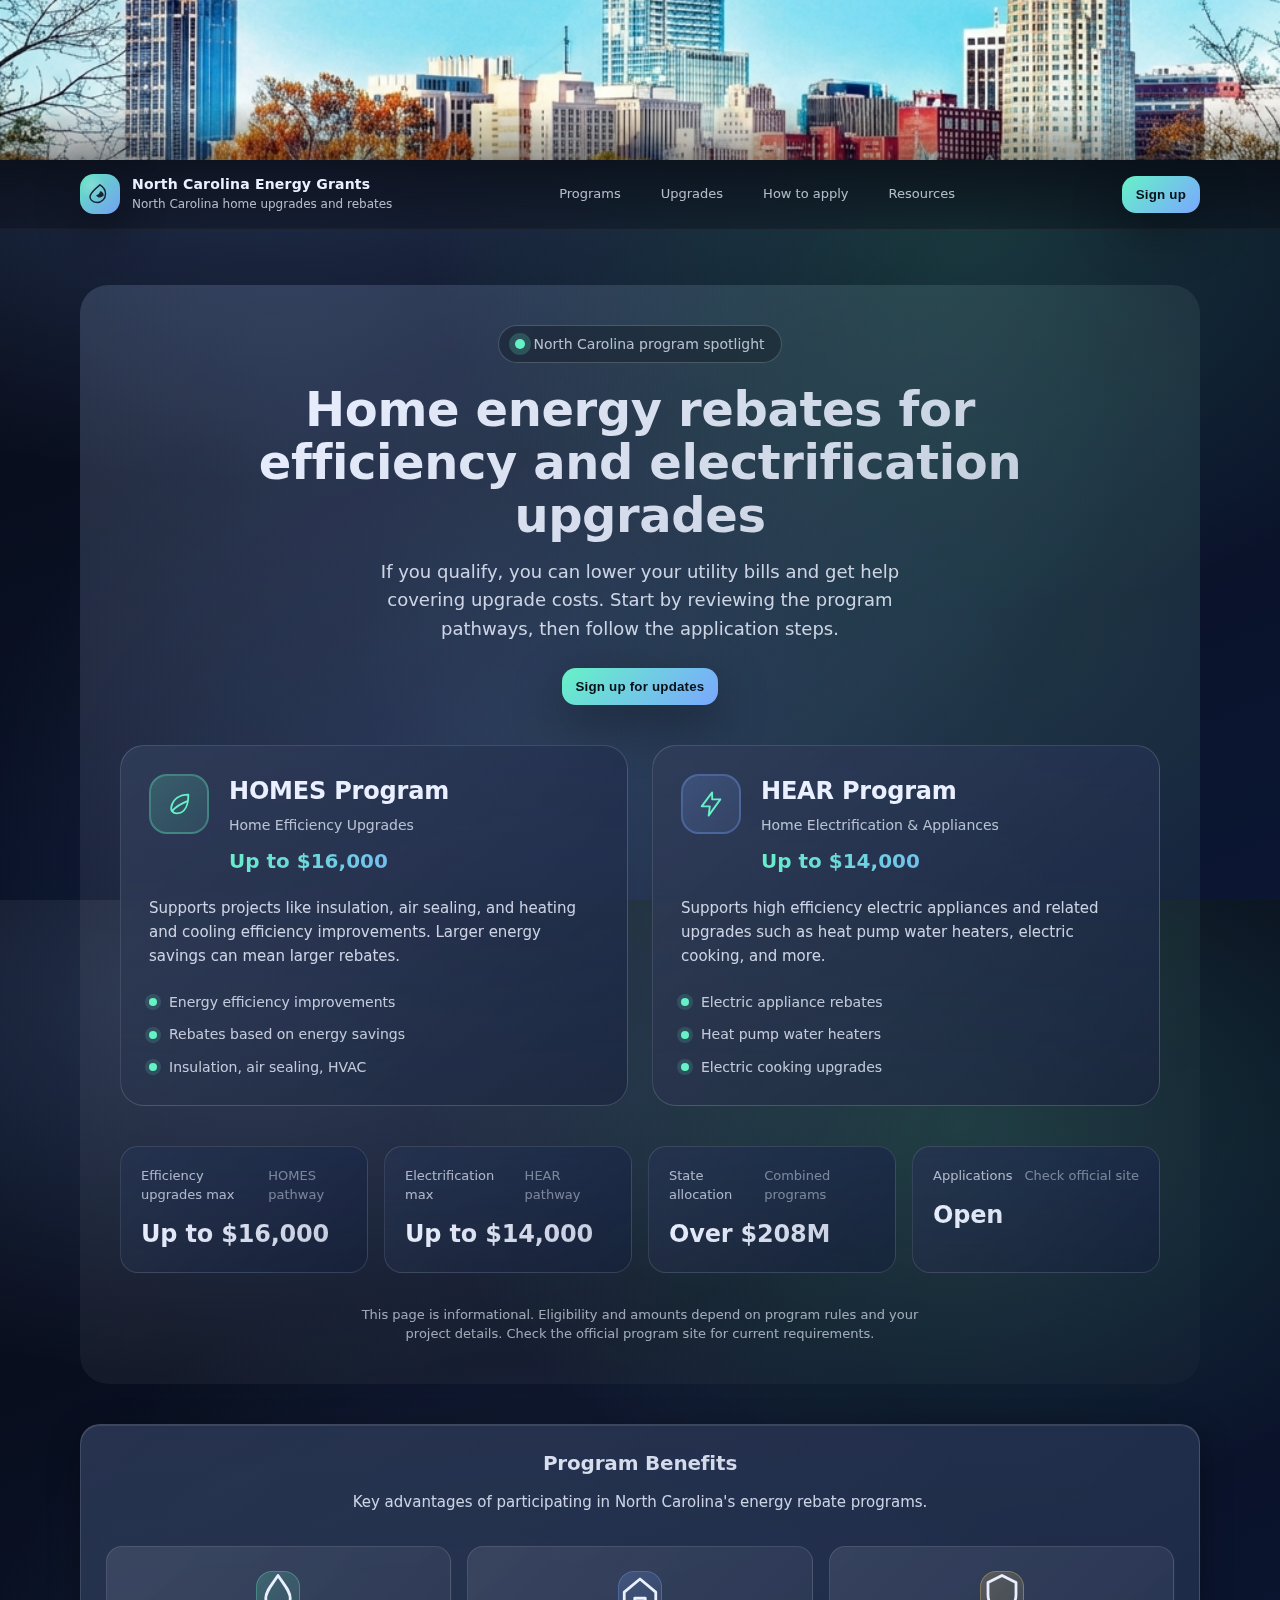
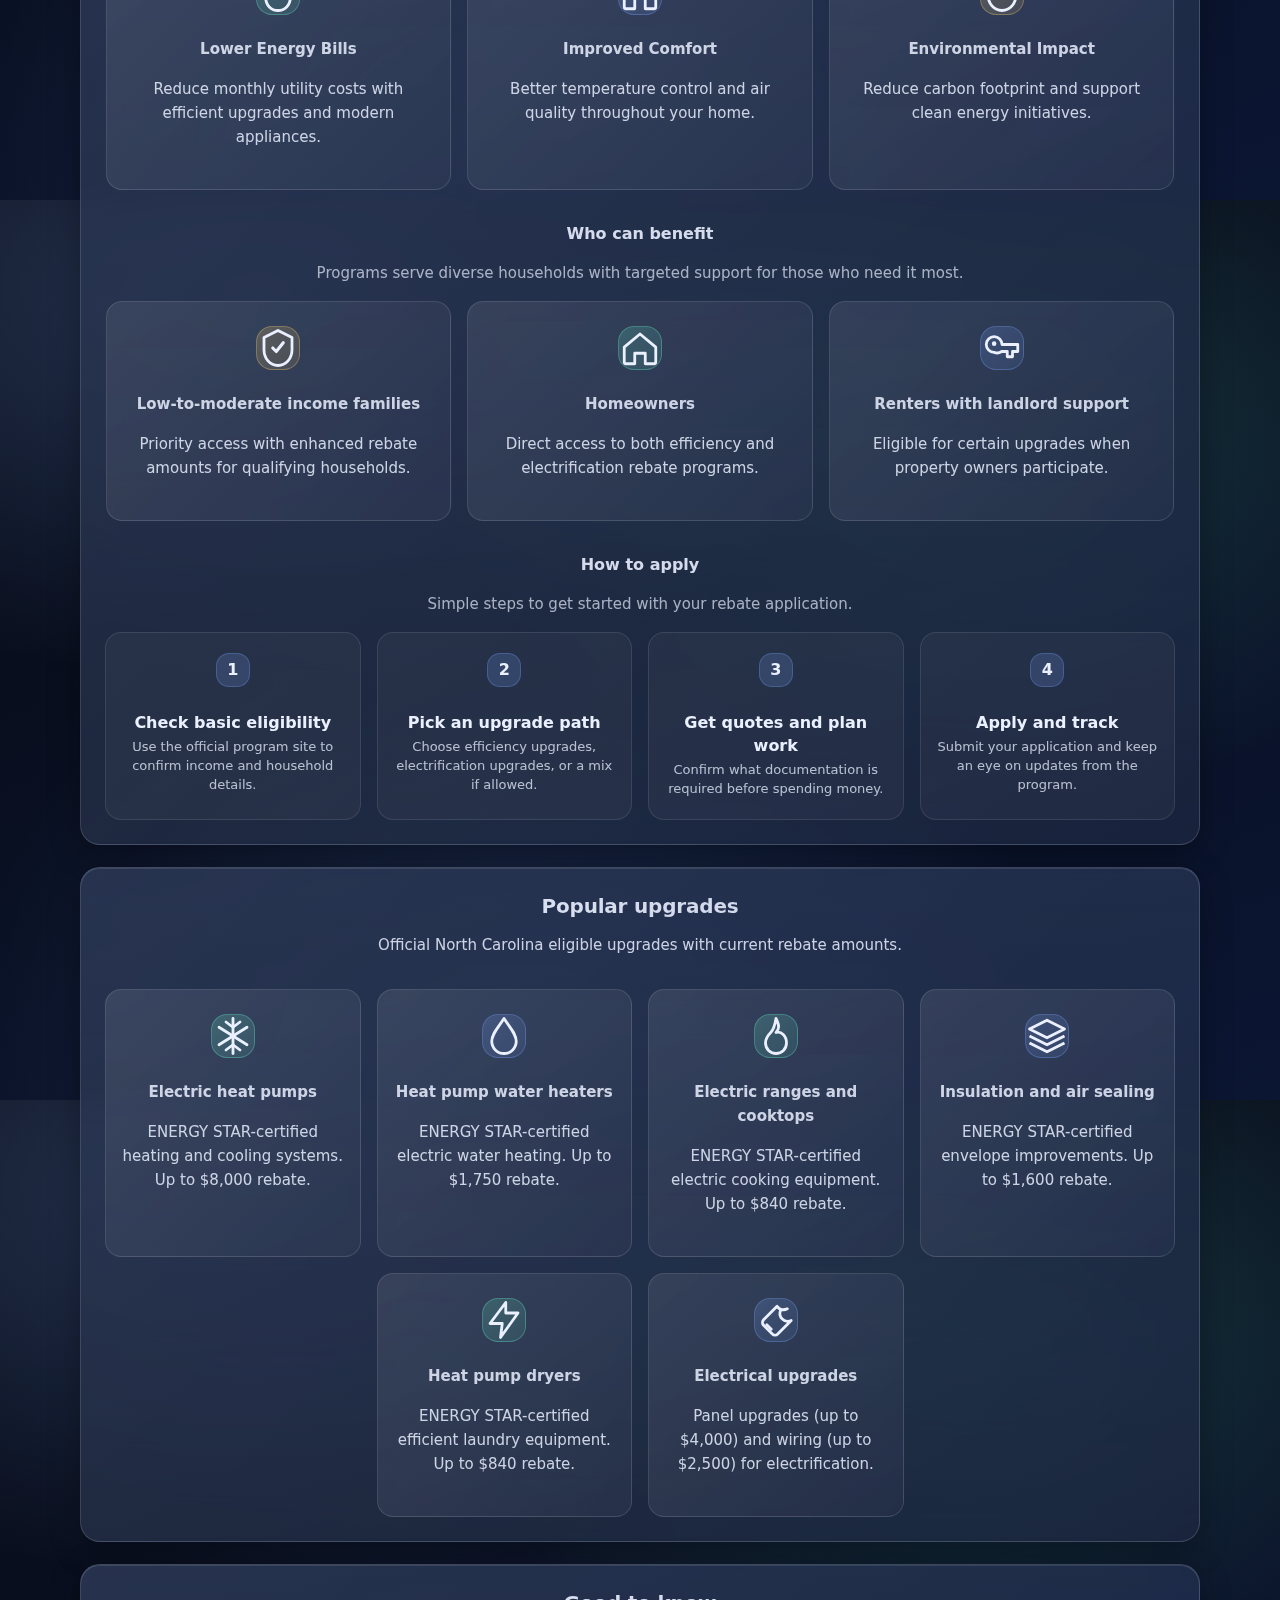
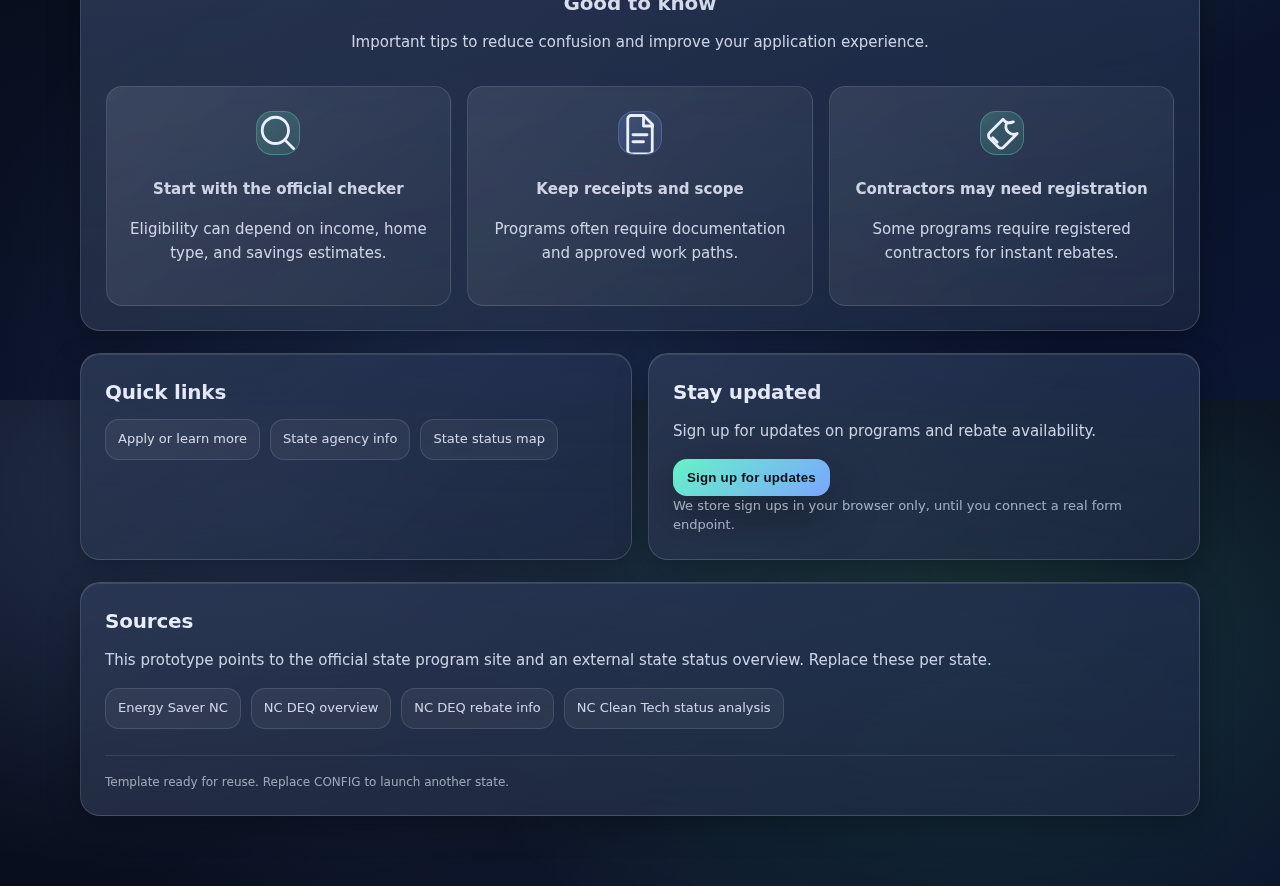
<file: index.html>
<!doctype html>
<html lang="en">
  <head>
    <meta charset="UTF-8" />
    <meta name="viewport" content="width=device-width, initial-scale=1" />
    <title>North Carolina Energy Grants</title>
    <meta
      name="description"
      content="Explore home energy rebate programs, eligibility, and how to apply."
    />
    <link rel="stylesheet" href="styles.css" />
  </head>
  <body>
    <div class="banner">
      <img src="banner.png" alt="North Carolina Energy Grants Banner" />
    </div>
    <header>
      <div class="wrap">
        <div class="nav">
          <div class="brand" aria-label="Site identity">
            <div class="badge" aria-hidden="true">
              <svg viewBox="0 0 24 24" fill="none">
                <path
                  d="M12 2c3.6 2.2 6 5.9 6 10.1 0 5.1-4.1 9.2-9.2 9.2S-.4 17.2 1.8 12.7C4 8.2 7.8 5.5 12 2Z"
                  stroke="rgba(7,10,18,.85)"
                  stroke-width="1.6"
                />
                <path
                  d="M7.7 13.3c2.3-.1 4.2-1.9 4.3-4.2 2.3.1 4.1 2 4.2 4.3-2.5 2.7-5.7 3.8-8.5-.1Z"
                  fill="rgba(7,10,18,.85)"
                />
              </svg>
            </div>
            <div>
              <h1 id="siteTitle">North Carolina Energy Grants</h1>
              <p id="siteSub">Find upgrades, rebates, and next steps</p>
            </div>
          </div>

          <nav class="navlinks" aria-label="Page sections">
            <a href="#programs">Programs</a>
            <a href="#audience">Upgrades</a>
            <a href="#steps">How to apply</a>
            <a href="#resources">Resources</a>
          </nav>

          <div class="ctaRow">
            <button class="btn" type="button" id="primaryCta">Sign up</button>
          </div>
        </div>
      </div>
    </header>

    <main>
      <div class="wrap">
        <section
          id="programs"
          class="programsHero"
          aria-label="North Carolina Energy Programs"
        >
          <div class="programsHeader">
            <div class="kicker" id="kicker">
              <span class="kickerDot" aria-hidden="true"></span>
              <span id="kickerText">State program spotlight</span>
            </div>

            <h2 id="heroTitle">North Carolina Home Energy Rebates</h2>
            <p id="heroBody">
              Two pathways to help you save energy and money with home upgrades.
              Choose efficiency improvements, electrification upgrades, or
              combine both.
            </p>

            <div class="heroActions">
              <button class="btn" type="button" id="openSignupHero">
                Sign up for updates
              </button>
            </div>
          </div>

          <div class="programsGrid">
            <a
              class="pathwayCard"
              id="programCard1"
              href="homes.html"
              aria-label="View HOMES Program details"
            >
              <div class="pathwayHeader">
                <div class="pathwayIcon homes">
                  <svg viewBox="0 0 24 24" fill="none" aria-hidden="true">
                    <path
                      d="M20 4c-7.5 0-13 3.8-14.6 10.6C4.8 17.4 6.7 20 10 20c7.7 0 10-8.2 10-16Z"
                      stroke="currentColor"
                      stroke-width="1.6"
                      stroke-linejoin="round"
                    />
                    <path
                      d="M6 18c2.7-2.7 7.2-6.1 13.2-8.4"
                      stroke="currentColor"
                      stroke-width="1.6"
                      stroke-linecap="round"
                    />
                  </svg>
                </div>
                <div class="pathwayMeta">
                  <h3>HOMES Program</h3>
                  <p class="pathwaySubtitle">Home Efficiency Upgrades</p>
                  <div class="pathwayAmount">Up to $16,000</div>
                </div>
              </div>
              <p class="pathwayDescription">
                Supports projects like insulation, air sealing, and heating and
                cooling efficiency improvements. Larger energy savings can mean
                larger rebates.
              </p>
              <div class="pathwayFeatures">
                <div class="feature">
                  <span class="featureDot"></span>
                  <span>Energy efficiency improvements</span>
                </div>
                <div class="feature">
                  <span class="featureDot"></span>
                  <span>Rebates based on energy savings</span>
                </div>
                <div class="feature">
                  <span class="featureDot"></span>
                  <span>Insulation, air sealing, HVAC</span>
                </div>
              </div>
            </a>

            <a
              class="pathwayCard"
              id="programCard2"
              href="hear.html"
              aria-label="View HEAR Program details"
            >
              <div class="pathwayHeader">
                <div class="pathwayIcon hear">
                  <svg viewBox="0 0 24 24" fill="none" aria-hidden="true">
                    <path
                      d="M13 2 4 14h7l-1 8 10-14h-7l0-6Z"
                      stroke="currentColor"
                      stroke-width="1.6"
                      stroke-linejoin="round"
                    />
                  </svg>
                </div>
                <div class="pathwayMeta">
                  <h3>HEAR Program</h3>
                  <p class="pathwaySubtitle">
                    Home Electrification & Appliances
                  </p>
                  <div class="pathwayAmount">Up to $14,000</div>
                </div>
              </div>
              <p class="pathwayDescription">
                Supports high efficiency electric appliances and related
                upgrades such as heat pump water heaters, electric cooking, and
                more.
              </p>
              <div class="pathwayFeatures">
                <div class="feature">
                  <span class="featureDot"></span>
                  <span>Electric appliance rebates</span>
                </div>
                <div class="feature">
                  <span class="featureDot"></span>
                  <span>Heat pump water heaters</span>
                </div>
                <div class="feature">
                  <span class="featureDot"></span>
                  <span>Electric cooking upgrades</span>
                </div>
              </div>
            </a>
          </div>

          <div class="programStats">
            <div class="statGrid" id="stats"></div>
          </div>

          <div class="programFooter">
            <div class="tiny" id="disclaimer">
              This page is informational. Eligibility and amounts depend on
              program rules and your project details. Check the official program
              site for current requirements.
            </div>
          </div>
        </section>

        <section id="benefits" aria-label="Program Benefits">
          <div class="card">
            <h3 class="tac">Program Benefits</h3>
            <p class="tac">Key advantages of participating in North Carolina's energy rebate programs.</p>
            <div class="grid3 mt32">
              <div class="item vertical">
                <div class="icon">
                  <svg viewBox="0 0 24 24" fill="none" aria-hidden="true">
                    <path
                      d="M12 2c4 6 7 9 7 13a7 7 0 1 1-14 0c0-4 3-7 7-13Z"
                      stroke="currentColor"
                      stroke-width="1.6"
                      stroke-linejoin="round"
                    />
                  </svg>
                </div>
                <div>
                  <p class="itemTitle">Lower Energy Bills</p>
                  <p class="itemBody">Reduce monthly utility costs with efficient upgrades and modern appliances.</p>
                </div>
              </div>
              <div class="item vertical">
                <div class="icon alt">
                  <svg viewBox="0 0 24 24" fill="none" aria-hidden="true">
                    <path d="M3 11.5 12 4l9 7.5V20a1 1 0 0 1-1 1h-5v-6H9v6H4a1 1 0 0 1-1-1v-8.5Z" stroke="currentColor" stroke-width="1.6" stroke-linejoin="round"/>
                  </svg>
                </div>
                <div>
                  <p class="itemTitle">Improved Comfort</p>
                  <p class="itemBody">Better temperature control and air quality throughout your home.</p>
                </div>
              </div>
              <div class="item vertical">
                <div class="icon warn">
                  <svg viewBox="0 0 24 24" fill="none" aria-hidden="true">
                    <path d="M12 2 20 6v7c0 5-3.4 9-8 9s-8-4-8-9V6l8-4Z" stroke="currentColor" stroke-width="1.6" stroke-linejoin="round"/>
                  </svg>
                </div>
                <div>
                  <p class="itemTitle">Environmental Impact</p>
                  <p class="itemBody">Reduce carbon footprint and support clean energy initiatives.</p>
                </div>
              </div>
            </div>
            
            <h4 class="secHeading tac mt32">Who can benefit</h4>
            <p class="secIntro tac">Programs serve diverse households with targeted support for those who need it most.</p>
            <div class="grid3" id="audienceList"></div>
            
            <h4 class="secHeading tac mt32">How to apply</h4>
            <p class="secIntro tac">Simple steps to get started with your rebate application.</p>
            <div class="grid4" id="stepList"></div>
          </div>
        </section>

        <section id="upgrades" aria-label="Popular Upgrades">
          <div class="card">
            <h3 class="tac">Popular upgrades</h3>
            <p class="tac" id="upgradeIntro">Official North Carolina eligible upgrades with current rebate amounts.</p>
            <div class="grid4 mt32" id="upgradeList"></div>
          </div>
        </section>

        <section id="tips" aria-label="Good to Know">
          <div class="card">
            <h3 class="tac">Good to know</h3>
            <p class="tac">Important tips to reduce confusion and improve your application experience.</p>
            <div class="grid3 mt32" id="tipsList"></div>
          </div>
        </section>

        <section id="quicklinks" class="grid2">
          <div class="card">
            <h3>Quick links</h3>
            <div class="linksRow" id="linkRow"></div>
          </div>
          
          <div class="card">
            <h3>Stay updated</h3>
            <p id="signupIntro">Sign up for updates on programs and rebate availability.</p>
            <button class="btn" type="button" id="openSignupInline">
              Sign up for updates
            </button>
            <div class="tiny mt16" id="signupTiny">
              We store sign ups in your browser only, until you connect a real
              form endpoint.
            </div>
          </div>
        </section>

        <section id="resources" class="card" aria-label="Sources and notes">
          <h3>Sources</h3>
          <p id="sourcesText">
            This prototype points to the official state program site and an
            external state status overview. Replace these per state.
          </p>
          <div class="linksRow" id="sourceLinks"></div>

          <footer>
            <div id="footerText">
              Built as a reusable static template. Swap the config object to
              launch another state.
            </div>
          </footer>
        </section>
      </div>
    </main>

    <div class="toast" id="toast" role="status" aria-live="polite"></div>

    <script src="script.js"></script>
  </body>
</html>
</file>
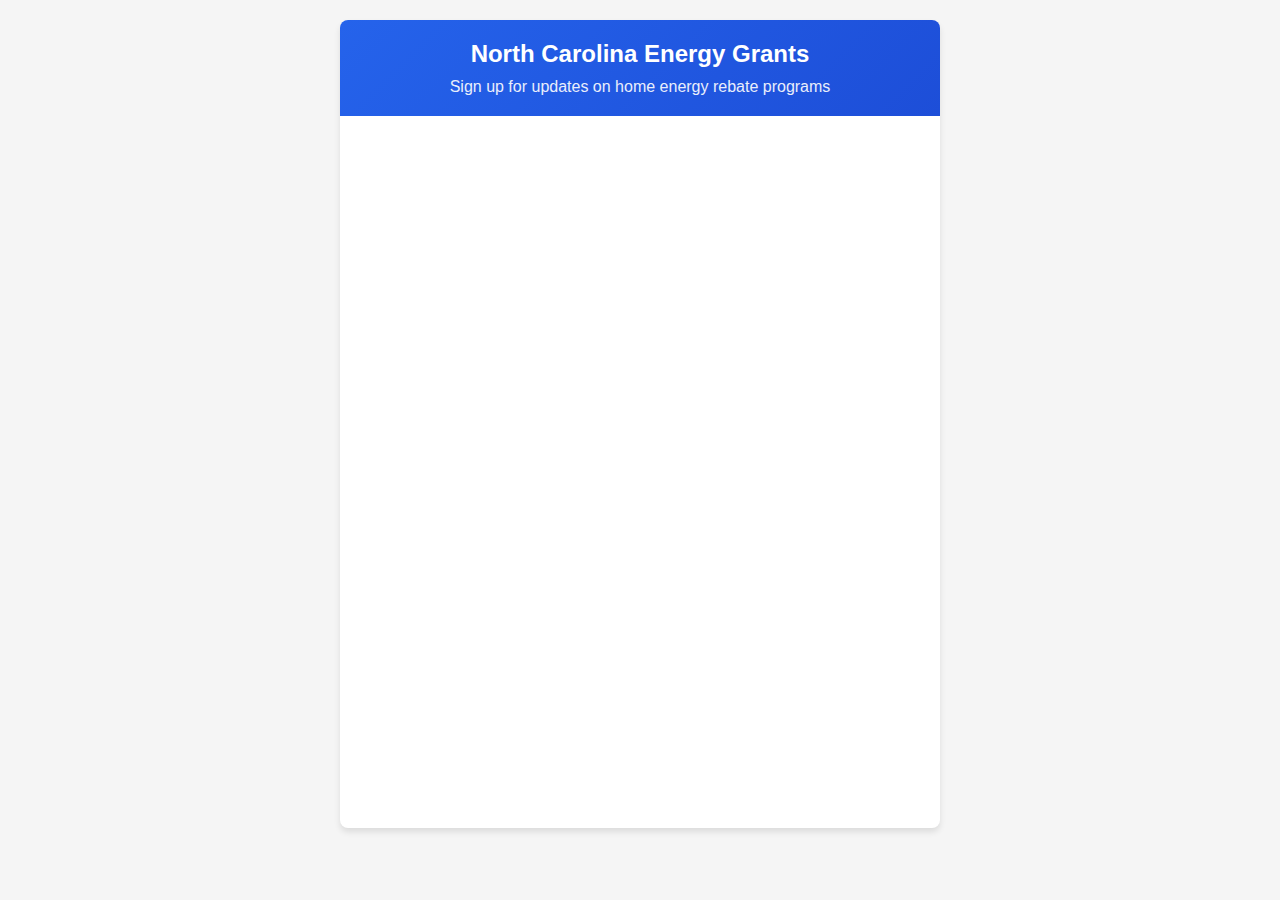
<file: form.html>
<!DOCTYPE html>
<html lang="en">
<head>
    <meta charset="UTF-8">
    <meta name="viewport" content="width=device-width, initial-scale=1.0">
    <title>North Carolina Energy Grants - Sign Up</title>
    <style>
        body {
            margin: 0;
            padding: 20px;
            font-family: -apple-system, BlinkMacSystemFont, 'Segoe UI', Roboto, sans-serif;
            background-color: #f5f5f5;
        }
        .container {
            max-width: 600px;
            margin: 0 auto;
            background: white;
            border-radius: 8px;
            overflow: hidden;
            box-shadow: 0 4px 6px rgba(0, 0, 0, 0.1);
        }
        .header {
            background: linear-gradient(135deg, #2563eb 0%, #1d4ed8 100%);
            color: white;
            padding: 20px;
            text-align: center;
        }
        .header h1 {
            margin: 0;
            font-size: 24px;
            font-weight: 600;
        }
        .header p {
            margin: 10px 0 0 0;
            opacity: 0.9;
        }
        .form-container {
            padding: 0;
            position: relative;
        }
    </style>
</head>
<body>
    <div class="container">
        <div class="header">
            <h1>North Carolina Energy Grants</h1>
            <p>Sign up for updates on home energy rebate programs</p>
        </div>
        <div class="form-container">
            <!-- Keep iframe permissions minimal; do not request camera/mic/fullscreen unless required. -->
            <iframe
                src="https://api.growthhub365.com/widget/form/vgKjsDqoAtSwrblwir05"
                style="width:100%;height:708px;border:none;border-radius:0 0 8px 8px"
                id="vgKjsDqoAtSwrblwir05" 
                data-layout="{'id':'INLINE'}"
                data-trigger-type="alwaysShow"
                data-trigger-value=""
                data-activation-type="alwaysActivated"
                data-activation-value=""
                data-deactivation-type="neverDeactivate"
                data-deactivation-value=""
                data-form-name="North Carolina Energy Grants"
                data-height="708"
                data-layout-iframe-id="vgKjsDqoAtSwrblwir05"
                data-form-id="vgKjsDqoAtSwrblwir05"
                title="North Carolina Energy Grants"
                loading="lazy">
            </iframe>
        </div>
    </div>
    
    <script src="https://api.growthhub365.com/js/form_embed.js" async></script>
</body>
</html>
</file>
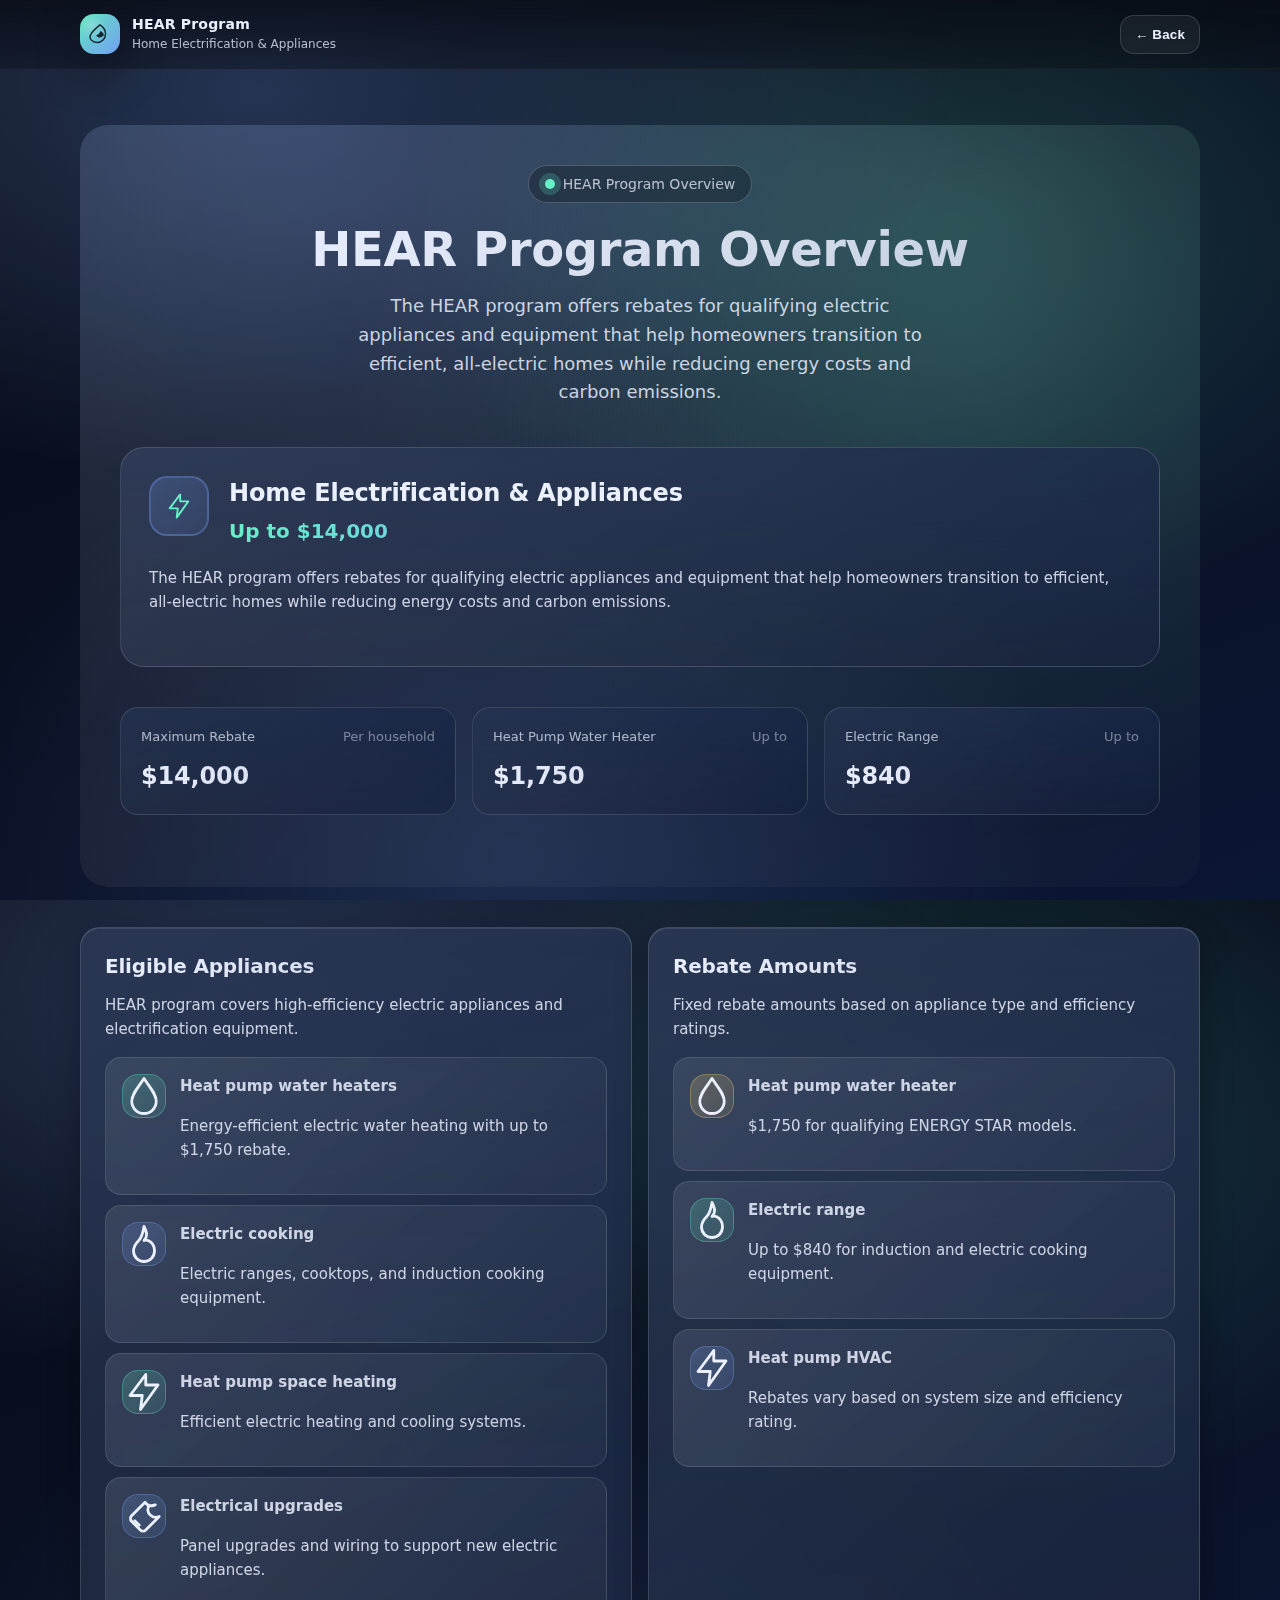
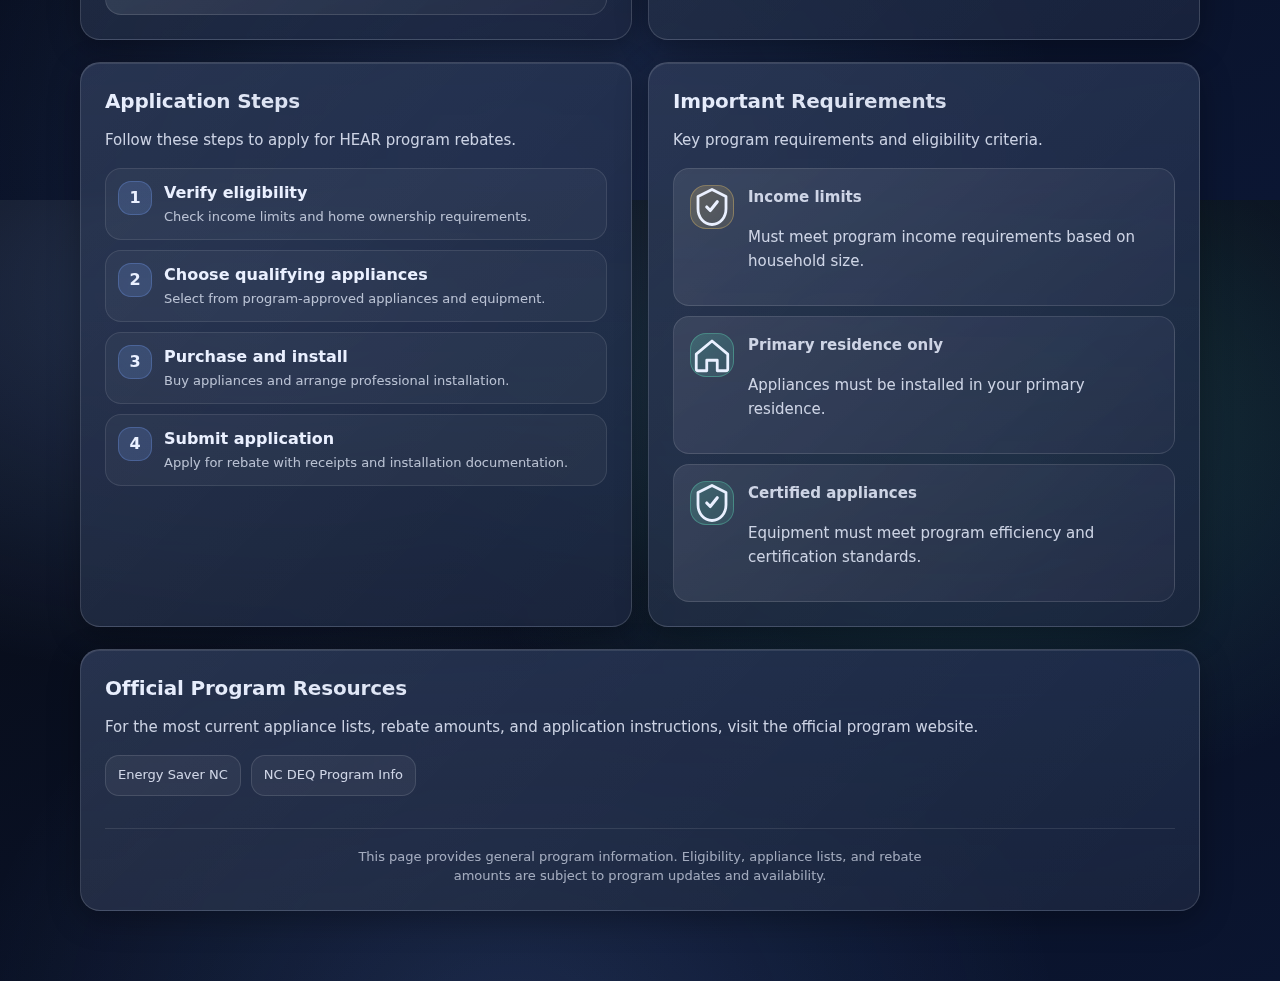
<file: hear.html>
<!doctype html>
<html lang="en">
  <head>
    <meta charset="UTF-8" />
    <meta name="viewport" content="width=device-width, initial-scale=1" />
    <title>HEAR Program - North Carolina Energy Grants</title>
    <meta name="description" content="Learn about North Carolina's HEAR program for home electrification and appliance rebates." />
    <link rel="stylesheet" href="styles.css">
  </head>
  <body>
    <header>
      <div class="wrap">
        <div class="nav">
          <div class="brand" aria-label="Site identity">
            <div class="badge" aria-hidden="true">
              <svg viewBox="0 0 24 24" fill="none">
                <path d="M12 2c3.6 2.2 6 5.9 6 10.1 0 5.1-4.1 9.2-9.2 9.2S-.4 17.2 1.8 12.7C4 8.2 7.8 5.5 12 2Z" stroke="rgba(7,10,18,.85)" stroke-width="1.6"/>
                <path d="M7.7 13.3c2.3-.1 4.2-1.9 4.3-4.2 2.3.1 4.1 2 4.2 4.3-2.5 2.7-5.7 3.8-8.5-.1Z" fill="rgba(7,10,18,.85)"/>
              </svg>
            </div>
            <div>
              <h1 id="headerTitle">HEAR Program</h1>
              <p id="headerSub">Home Electrification & Appliances</p>
            </div>
          </div>

          <div class="ctaRow">
            <button class="btn btnGhost" type="button" onclick="history.back()">← Back</button>
          </div>
        </div>
      </div>
    </header>

    <main>
      <div class="wrap">
        <section class="programsHero" aria-label="HEAR Program Details">
          <div class="programsHeader">
            <div class="kicker">
              <span class="kickerDot" aria-hidden="true"></span>
              <span>HEAR Program Overview</span>
            </div>
            
            <h2 id="detailFullTitle">Home Electrification & Appliances</h2>
            <p id="detailDesc">
              The HEAR program provides rebates for high-efficiency electric appliances and related upgrades including heat pump water heaters, electric cooking equipment, and electrical panel upgrades to support electrification.
            </p>
          </div>

          <div class="programsGrid" style="grid-template-columns: 1fr;">
            <div class="pathwayCard">
              <div class="pathwayHeader">
                <div class="pathwayIcon hear">
                  <svg viewBox="0 0 24 24" fill="none" aria-hidden="true">
                    <path d="M13 2 4 14h7l-1 8 10-14h-7l0-6Z" stroke="currentColor" stroke-width="1.6" stroke-linejoin="round"/>
                  </svg>
                </div>
                <div class="pathwayMeta">
                  <h3 id="detailTitle">HEAR Program</h3>
                  <div class="pathwayAmount" id="detailAmount">Up to $14,000</div>
                </div>
              </div>
              <p class="pathwayDescription" id="detailLongDesc">
                The HEAR program offers rebates for qualifying electric appliances and equipment that help homeowners transition to efficient, all-electric homes while reducing energy costs and carbon emissions.
              </p>
            </div>
          </div>

          <div class="programStats">
            <div class="statGrid" id="detailStats"></div>
          </div>
        </section>

        <section class="grid2" aria-label="Program Details">
          <div class="card">
            <h3>Eligible Appliances</h3>
            <p>HEAR program covers high-efficiency electric appliances and electrification equipment.</p>
            <div class="list" id="detailImprovements"></div>
          </div>
          
          <div class="card">
            <h3>Rebate Amounts</h3>
            <p>Fixed rebate amounts based on appliance type and efficiency ratings.</p>
            <div class="list" id="detailHowItWorks"></div>
          </div>
        </section>

        <section class="grid2" aria-label="Application Process">
          <div class="card">
            <h3>Application Steps</h3>
            <p>Follow these steps to apply for HEAR program rebates.</p>
            <div class="steps">
              <div class="step">
                <div class="num">1</div>
                <div>
                  <div style="font-weight:750">Verify eligibility</div>
                  <div style="color:rgba(234,240,255,.75); font-size:13px; margin-top:4px;">Check income limits and home ownership requirements.</div>
                </div>
              </div>
              <div class="step">
                <div class="num">2</div>
                <div>
                  <div style="font-weight:750">Choose qualifying appliances</div>
                  <div style="color:rgba(234,240,255,.75); font-size:13px; margin-top:4px;">Select from program-approved appliances and equipment.</div>
                </div>
              </div>
              <div class="step">
                <div class="num">3</div>
                <div>
                  <div style="font-weight:750">Purchase and install</div>
                  <div style="color:rgba(234,240,255,.75); font-size:13px; margin-top:4px;">Buy appliances and arrange professional installation.</div>
                </div>
              </div>
              <div class="step">
                <div class="num">4</div>
                <div>
                  <div style="font-weight:750">Submit application</div>
                  <div style="color:rgba(234,240,255,.75); font-size:13px; margin-top:4px;">Apply for rebate with receipts and installation documentation.</div>
                </div>
              </div>
            </div>
          </div>

          <div class="card">
            <h3>Important Requirements</h3>
            <p>Key program requirements and eligibility criteria.</p>
            <div class="list" id="detailRequirements"></div>
          </div>
        </section>

        <section class="card" aria-label="Official Resources">
          <h3>Official Program Resources</h3>
          <p>
            For the most current appliance lists, rebate amounts, and application instructions, visit the official program website.
          </p>
          <div class="linksRow">
            <a class="linkBtn" href="https://energysavernc.org/" target="_blank" rel="noopener">Energy Saver NC</a>
            <a class="linkBtn" href="https://www.deq.nc.gov/energy-climate/state-energy-office/energy-saver-north-carolina/energy-efficiency-rebates" target="_blank" rel="noopener">NC DEQ Program Info</a>
          </div>

          <footer class="mt32">
            <div class="tac tiny">
              This page provides general program information. Eligibility, appliance lists, and rebate amounts are subject to program updates and availability.
            </div>
          </footer>
        </section>
      </div>
    </main>

    <div class="toast" id="toast" role="status" aria-live="polite"></div>
    <script src="script.js"></script>
  </body>
</html>
</file>
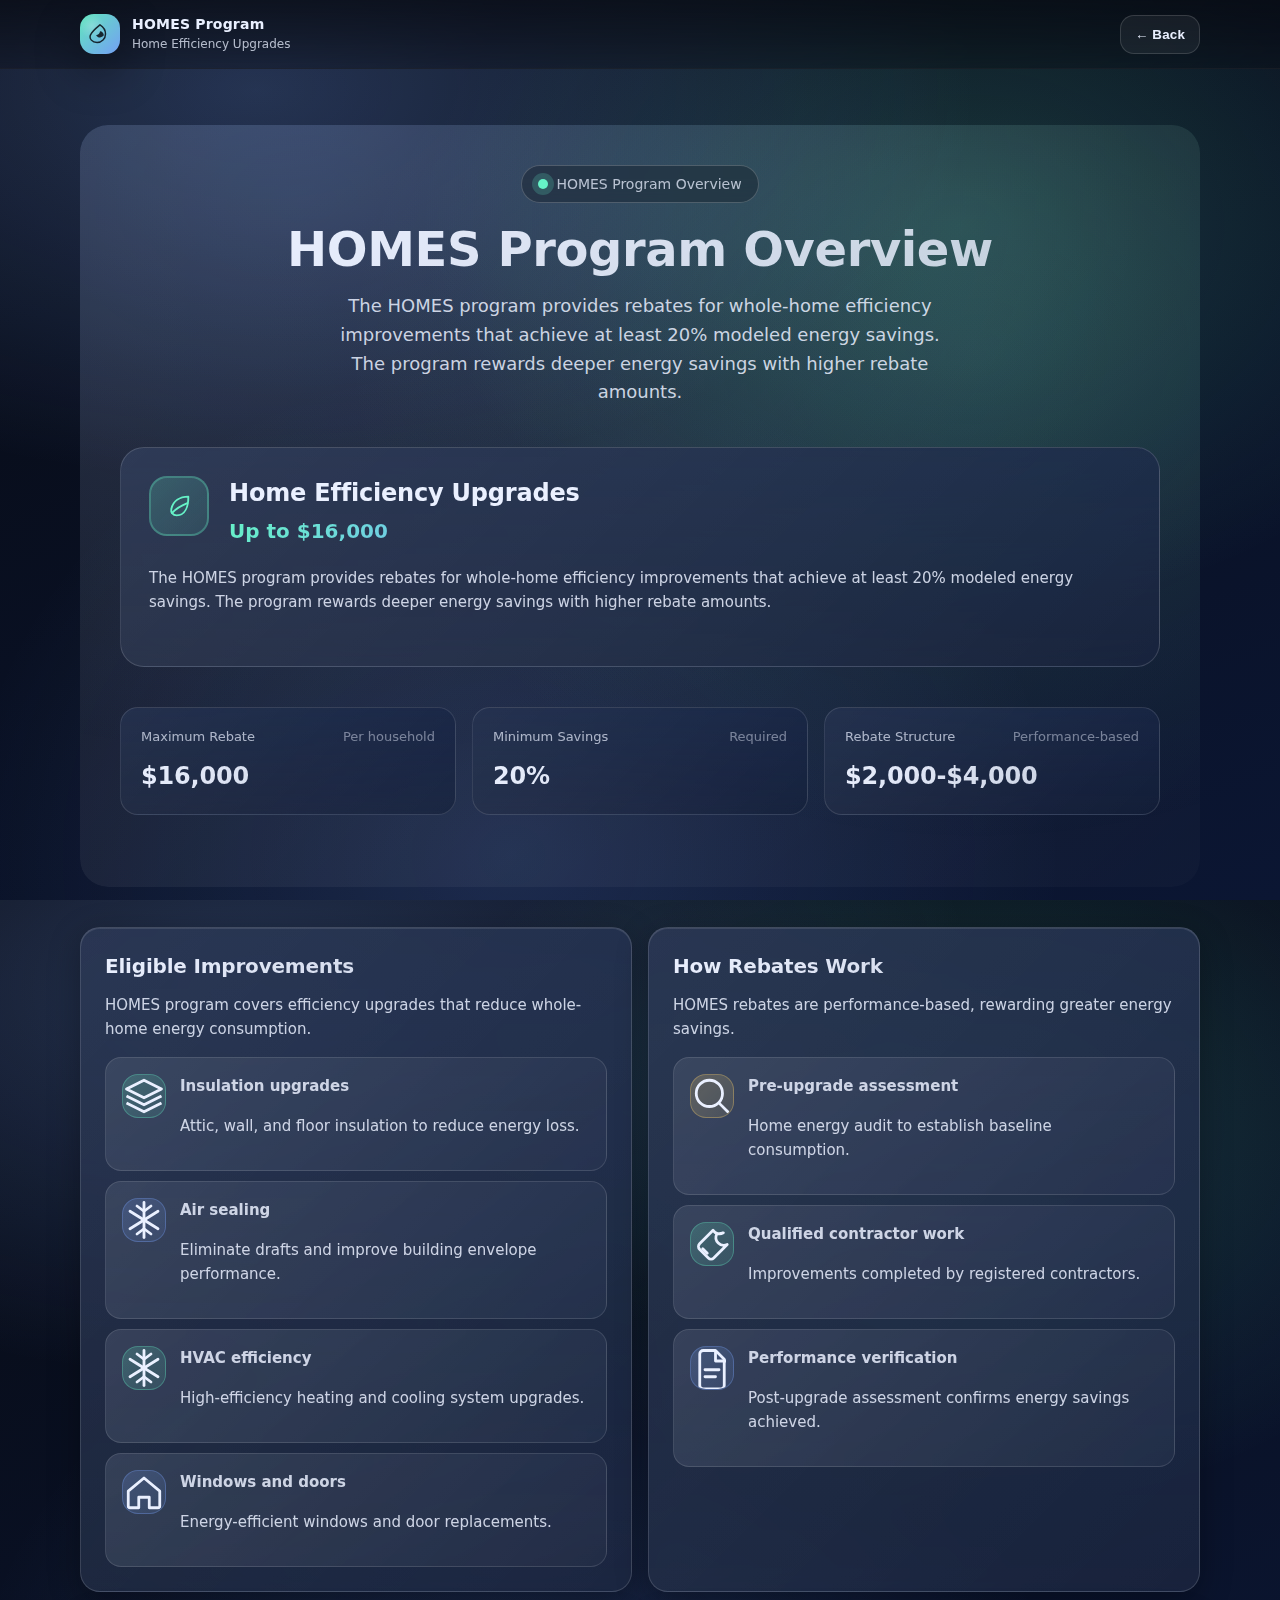
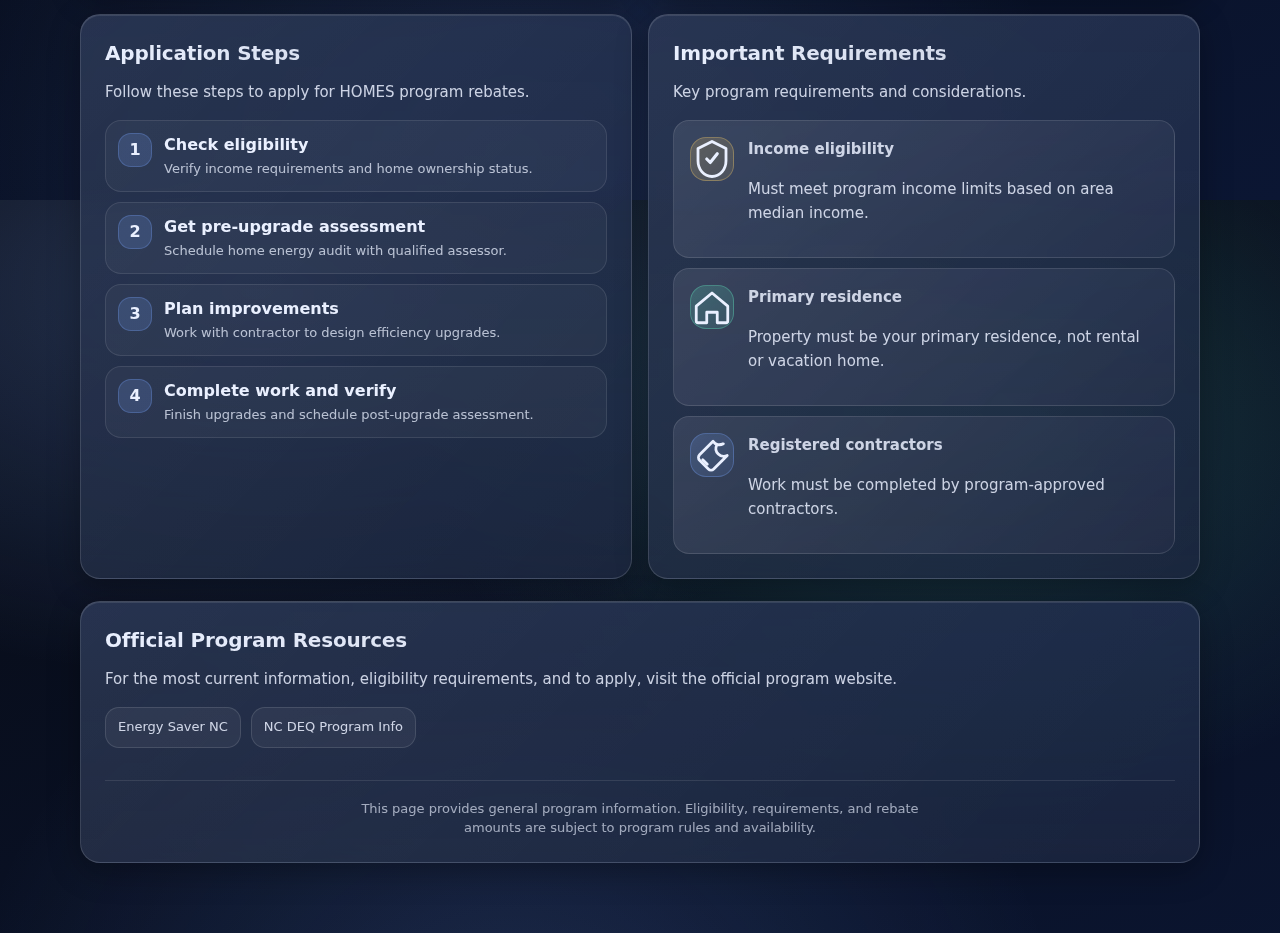
<file: homes.html>
<!doctype html>
<html lang="en">
  <head>
    <meta charset="UTF-8" />
    <meta name="viewport" content="width=device-width, initial-scale=1" />
    <title>HOMES Program - North Carolina Energy Grants</title>
    <meta name="description" content="Learn about North Carolina's HOMES program for home efficiency upgrades and energy rebates." />
    <link rel="stylesheet" href="styles.css">
  </head>
  <body>
    <header>
      <div class="wrap">
        <div class="nav">
          <div class="brand" aria-label="Site identity">
            <div class="badge" aria-hidden="true">
              <svg viewBox="0 0 24 24" fill="none">
                <path d="M12 2c3.6 2.2 6 5.9 6 10.1 0 5.1-4.1 9.2-9.2 9.2S-.4 17.2 1.8 12.7C4 8.2 7.8 5.5 12 2Z" stroke="rgba(7,10,18,.85)" stroke-width="1.6"/>
                <path d="M7.7 13.3c2.3-.1 4.2-1.9 4.3-4.2 2.3.1 4.1 2 4.2 4.3-2.5 2.7-5.7 3.8-8.5-.1Z" fill="rgba(7,10,18,.85)"/>
              </svg>
            </div>
            <div>
              <h1 id="headerTitle">HOMES Program</h1>
              <p id="headerSub">Home Efficiency Upgrades</p>
            </div>
          </div>

          <div class="ctaRow">
            <button class="btn btnGhost" type="button" onclick="history.back()">← Back</button>
          </div>
        </div>
      </div>
    </header>

    <main>
      <div class="wrap">
        <section class="programsHero" aria-label="HOMES Program Details">
          <div class="programsHeader">
            <div class="kicker">
              <span class="kickerDot" aria-hidden="true"></span>
              <span>HOMES Program Overview</span>
            </div>
            
            <h2 id="detailFullTitle">Home Efficiency Upgrades</h2>
            <p id="detailDesc">
              The HOMES program supports comprehensive home efficiency improvements including insulation, air sealing, and heating and cooling system upgrades. Rebates are based on actual energy savings achieved through your project.
            </p>
          </div>

          <div class="programsGrid" style="grid-template-columns: 1fr;">
            <div class="pathwayCard">
              <div class="pathwayHeader">
                <div class="pathwayIcon homes">
                  <svg viewBox="0 0 24 24" fill="none" aria-hidden="true">
                    <path d="M20 4c-7.5 0-13 3.8-14.6 10.6C4.8 17.4 6.7 20 10 20c7.7 0 10-8.2 10-16Z" stroke="currentColor" stroke-width="1.6" stroke-linejoin="round"/>
                    <path d="M6 18c2.7-2.7 7.2-6.1 13.2-8.4" stroke="currentColor" stroke-width="1.6" stroke-linecap="round"/>
                  </svg>
                </div>
                <div class="pathwayMeta">
                  <h3 id="detailTitle">HOMES Program</h3>
                  <div class="pathwayAmount" id="detailAmount">Up to $16,000</div>
                </div>
              </div>
              <p class="pathwayDescription" id="detailLongDesc">
                The HOMES program provides rebates for whole-home efficiency improvements that achieve at least 20% modeled energy savings. The program rewards deeper energy savings with higher rebate amounts.
              </p>
            </div>
          </div>

          <div class="programStats">
            <div class="statGrid" id="detailStats"></div>
          </div>
        </section>

        <section class="grid2" aria-label="Program Details">
          <div class="card">
            <h3>Eligible Improvements</h3>
            <p>HOMES program covers efficiency upgrades that reduce whole-home energy consumption.</p>
            <div class="list" id="detailImprovements"></div>
          </div>
          
          <div class="card">
            <h3>How Rebates Work</h3>
            <p>HOMES rebates are performance-based, rewarding greater energy savings.</p>
            <div class="list" id="detailHowItWorks"></div>
          </div>
        </section>

        <section class="grid2" aria-label="Application Process">
          <div class="card">
            <h3>Application Steps</h3>
            <p>Follow these steps to apply for HOMES program rebates.</p>
            <div class="steps">
              <div class="step">
                <div class="num">1</div>
                <div>
                  <div style="font-weight:750">Check eligibility</div>
                  <div style="color:rgba(234,240,255,.75); font-size:13px; margin-top:4px;">Verify income requirements and home ownership status.</div>
                </div>
              </div>
              <div class="step">
                <div class="num">2</div>
                <div>
                  <div style="font-weight:750">Get pre-upgrade assessment</div>
                  <div style="color:rgba(234,240,255,.75); font-size:13px; margin-top:4px;">Schedule home energy audit with qualified assessor.</div>
                </div>
              </div>
              <div class="step">
                <div class="num">3</div>
                <div>
                  <div style="font-weight:750">Plan improvements</div>
                  <div style="color:rgba(234,240,255,.75); font-size:13px; margin-top:4px;">Work with contractor to design efficiency upgrades.</div>
                </div>
              </div>
              <div class="step">
                <div class="num">4</div>
                <div>
                  <div style="font-weight:750">Complete work and verify</div>
                  <div style="color:rgba(234,240,255,.75); font-size:13px; margin-top:4px;">Finish upgrades and schedule post-upgrade assessment.</div>
                </div>
              </div>
            </div>
          </div>

          <div class="card">
            <h3>Important Requirements</h3>
            <p>Key program requirements and considerations.</p>
            <div class="list" id="detailRequirements"></div>
          </div>
        </section>

        <section class="card" aria-label="Official Resources">
          <h3>Official Program Resources</h3>
          <p>
            For the most current information, eligibility requirements, and to apply, visit the official program website.
          </p>
          <div class="linksRow" id="detailLinks">
            <a class="linkBtn" href="https://energysavernc.org/" target="_blank" rel="noopener">Energy Saver NC</a>
            <a class="linkBtn" href="https://www.deq.nc.gov/energy-climate/state-energy-office/energy-saver-north-carolina/energy-efficiency-rebates" target="_blank" rel="noopener">NC DEQ Program Info</a>
          </div>

          <footer class="mt32">
            <div class="tac tiny">
              This page provides general program information. Eligibility, requirements, and rebate amounts are subject to program rules and availability.
            </div>
          </footer>
        </section>
      </div>
    </main>

    <div class="toast" id="toast" role="status" aria-live="polite"></div>
    <script src="script.js"></script>
  </body>
</html>
</file>
<file: styles.css>
:root {
  --bg0: #070a12;
  --bg1: #0b1633;
  --card: #0f1e3f;
  --card2: #0c1834;
  --text: #eaf0ff;
  --muted: rgba(234, 240, 255, 0.75);
  --faint: rgba(234, 240, 255, 0.12);
  --line: rgba(234, 240, 255, 0.14);
  --accent: #66f2c7;
  --accent2: #7aa7ff;
  --warn: #ffd56a;
  --shadow: 0 22px 70px rgba(0, 0, 0, 0.45);
  --radius: 18px;
  --radius2: 26px;
  --max: 1120px;
  --f-heading: 16px;
  --f-body: 14px;
  --op-muted: 0.8;
}

.banner {
  width: 100%;
  margin: 0;
  padding: 0;
  background: var(--bg0);
  overflow: hidden;
  height: 160px;
  display: flex;
  justify-content: center;
  align-items: center;
}

.banner img {
  width: 100%;
  height: 600px;
  object-fit: cover;
  object-position: center 50%;
  display: block;
}

* {
  box-sizing: border-box;
}

html,
body {
  height: 100%;
}

body {
  margin: 0;
  color: var(--text);
  background:
    radial-gradient(
      1200px 650px at 20% 10%,
      rgba(122, 167, 255, 0.26),
      transparent 60%
    ),
    radial-gradient(
      900px 650px at 75% 25%,
      rgba(102, 242, 199, 0.18),
      transparent 60%
    ),
    radial-gradient(
      1000px 900px at 40% 95%,
      rgba(122, 167, 255, 0.16),
      transparent 55%
    ),
    linear-gradient(160deg, var(--bg0), var(--bg1));
  font-family:
    ui-sans-serif,
    system-ui,
    -apple-system,
    Segoe UI,
    Roboto,
    Helvetica,
    Arial,
    "Apple Color Emoji",
    "Segoe UI Emoji";
  line-height: 1.45;
}

a {
  color: inherit;
  text-decoration: none;
}

a:hover {
  text-decoration: underline;
}

.wrap {
  width: min(var(--max), calc(100% - 40px));
  margin: 0 auto;
}

header {
  position: sticky;
  top: 0;
  z-index: 10;
  backdrop-filter: blur(10px);
  background: linear-gradient(
    180deg,
    rgba(7, 10, 18, 0.72),
    rgba(7, 10, 18, 0.35)
  );
  border-bottom: 1px solid rgba(255, 255, 255, 0.06);
}

.nav {
  display: flex;
  align-items: center;
  justify-content: space-between;
  padding: 14px 0;
  gap: 14px;
}

.brand {
  display: flex;
  align-items: center;
  gap: 12px;
  min-width: 240px;
}

.badge {
  width: 40px;
  height: 40px;
  border-radius: 14px;
  background:
    radial-gradient(
      18px 18px at 30% 30%,
      rgba(255, 255, 255, 0.22),
      transparent 70%
    ),
    linear-gradient(
      135deg,
      rgba(102, 242, 199, 0.95),
      rgba(122, 167, 255, 0.95)
    );
  box-shadow: 0 16px 45px rgba(0, 0, 0, 0.45);
  display: grid;
  place-items: center;
}

.badge svg {
  width: 22px;
  height: 22px;
}

.brand h1 {
  margin: 0;
  font-size: 14px;
  letter-spacing: 0.2px;
  font-weight: 680;
}

.brand p {
  margin: 2px 0 0 0;
  font-size: 12px;
  color: var(--muted);
}

.navlinks {
  display: flex;
  gap: 18px;
  flex-wrap: wrap;
  justify-content: flex-end;
  align-items: center;
}

.navlinks a {
  font-size: 13px;
  color: var(--muted);
  padding: 8px 10px;
  border-radius: 12px;
  border: 1px solid transparent;
}

.navlinks a:hover {
  color: var(--text);
  border-color: rgba(255, 255, 255, 0.1);
  text-decoration: none;
  background: rgba(255, 255, 255, 0.04);
}

.ctaRow {
  display: flex;
  gap: 10px;
  align-items: center;
}

.btn {
  appearance: none;
  border: 0;
  border-radius: 14px;
  padding: 11px 14px;
  cursor: pointer;
  font-weight: 650;
  letter-spacing: 0.2px;
  color: #071018;
  background: linear-gradient(135deg, var(--accent), var(--accent2));
  box-shadow: 0 18px 50px rgba(0, 0, 0, 0.35);
}

.btn:hover {
  filter: brightness(1.03);
}

.btn:active {
  transform: translateY(1px);
}

.btnGhost {
  background: rgba(255, 255, 255, 0.06);
  color: var(--text);
  border: 1px solid rgba(255, 255, 255, 0.14);
  box-shadow: none;
}

main {
  padding: 34px 0 70px;
}

.programsHero {
  background:
    radial-gradient(
      1200px 800px at 20% 10%,
      rgba(122, 167, 255, 0.15),
      transparent 70%
    ),
    radial-gradient(
      900px 700px at 80% 30%,
      rgba(102, 242, 199, 0.12),
      transparent 70%
    );
  border-radius: 28px;
  padding: 40px;
  margin-bottom: 40px;
  position: relative;
  overflow: hidden;
}

.programsHero::before {
  content: "";
  position: absolute;
  inset: 0;
  background: linear-gradient(
    135deg,
    rgba(255, 255, 255, 0.08) 0%,
    rgba(255, 255, 255, 0.02) 100%
  );
  border-radius: 28px;
  pointer-events: none;
}

.programsHeader {
  text-align: center;
  max-width: 800px;
  margin: 0 auto 40px;
  position: relative;
  z-index: 1;
}

.kicker {
  display: inline-flex;
  align-items: center;
  gap: 8px;
  padding: 8px 16px;
  border-radius: 999px;
  border: 1px solid rgba(255, 255, 255, 0.2);
  background: rgba(7, 10, 18, 0.3);
  backdrop-filter: blur(10px);
  color: var(--muted);
  font-size: 14px;
  margin-bottom: 20px;
}

.kickerDot {
  width: 10px;
  height: 10px;
  border-radius: 99px;
  background: var(--accent);
  box-shadow: 0 0 0 6px rgba(102, 242, 199, 0.2);
}

.programsHeader h2 {
  margin: 0 0 16px 0;
  font-size: clamp(32px, 4vw, 48px);
  line-height: 1.1;
  letter-spacing: -0.4px;
  background: linear-gradient(135deg, var(--text), rgba(234, 240, 255, 0.8));
  background-clip: text;
  -webkit-background-clip: text;
  -webkit-text-fill-color: transparent;
}

.programsHeader p {
  margin: 0 0 24px 0;
  font-size: 18px;
  color: rgba(234, 240, 255, 0.85);
  line-height: 1.6;
  max-width: 600px;
  margin-left: auto;
  margin-right: auto;
}

.heroActions {
  display: flex;
  gap: 16px;
  justify-content: center;
  flex-wrap: wrap;
  align-items: center;
}

.programsGrid {
  display: grid;
  grid-template-columns: 1fr 1fr;
  gap: 24px;
  margin-bottom: 40px;
  position: relative;
  z-index: 1;
}

.pathwayCard {
  display: block;
  background:
    linear-gradient(
      135deg,
      rgba(255, 255, 255, 0.12) 0%,
      rgba(255, 255, 255, 0.04) 100%
    ),
    linear-gradient(180deg, rgba(15, 30, 63, 0.85), rgba(12, 24, 52, 0.7));
  border: 1px solid rgba(255, 255, 255, 0.15);
  border-radius: 24px;
  padding: 28px;
  backdrop-filter: blur(12px);
  transition: all 0.4s cubic-bezier(0.4, 0, 0.2, 1);
  cursor: pointer;
  position: relative;
  overflow: hidden;
}

.pathwayCard,
.pathwayCard:hover {
  color: inherit;
  text-decoration: none;
}

.pathwayCard::before {
  content: "";
  position: absolute;
  top: 0;
  left: -100%;
  width: 100%;
  height: 100%;
  background: linear-gradient(
    90deg,
    transparent,
    rgba(255, 255, 255, 0.08),
    transparent
  );
  transition: left 0.6s ease;
}

.pathwayCard:hover {
  transform: translateY(-8px) scale(1.02);
  border-color: rgba(102, 242, 199, 0.4);
  box-shadow:
    0 20px 60px rgba(0, 0, 0, 0.3),
    0 0 0 1px rgba(102, 242, 199, 0.2);
}

.pathwayCard:hover::before {
  left: 100%;
}

.pathwayHeader {
  display: flex;
  align-items: flex-start;
  gap: 20px;
  margin-bottom: 20px;
}

.pathwayIcon {
  width: 60px;
  height: 60px;
  border-radius: 18px;
  display: grid;
  place-items: center;
  flex: 0 0 auto;
  transition: all 0.3s ease;
}

.pathwayIcon.homes {
  background: linear-gradient(
    135deg,
    rgba(102, 242, 199, 0.2),
    rgba(102, 242, 199, 0.1)
  );
  border: 2px solid rgba(102, 242, 199, 0.3);
}

.pathwayIcon.hear {
  background: linear-gradient(
    135deg,
    rgba(122, 167, 255, 0.2),
    rgba(122, 167, 255, 0.1)
  );
  border: 2px solid rgba(122, 167, 255, 0.3);
}

.pathwayIcon svg {
  width: 28px;
  height: 28px;
  color: var(--accent);
}

.pathwayCard:hover .pathwayIcon {
  transform: rotate(5deg) scale(1.1);
}

.pathwayCard:hover .pathwayIcon.homes {
  box-shadow: 0 0 30px rgba(102, 242, 199, 0.4);
}

.pathwayCard:hover .pathwayIcon.hear {
  box-shadow: 0 0 30px rgba(122, 167, 255, 0.4);
}

.pathwayMeta h3 {
  margin: 0 0 6px 0;
  font-size: 24px;
  font-weight: 700;
  letter-spacing: -0.2px;
  color: var(--text);
}

.pathwaySubtitle {
  margin: 0 0 12px 0;
  font-size: 14px;
  color: var(--muted);
  font-weight: 500;
}

.pathwayAmount {
  font-size: 20px;
  font-weight: 800;
  background: linear-gradient(135deg, var(--accent), var(--accent2));
  background-clip: text;
  -webkit-background-clip: text;
  -webkit-text-fill-color: transparent;
}

.pathwayDescription {
  margin: 0 0 24px 0;
  font-size: 15px;
  line-height: 1.6;
  color: rgba(234, 240, 255, 0.85);
}

.pathwayFeatures {
  display: flex;
  flex-direction: column;
  gap: 12px;
}

.feature {
  display: flex;
  align-items: center;
  gap: 12px;
  font-size: 14px;
  color: rgba(234, 240, 255, 0.8);
}

.featureDot {
  width: 8px;
  height: 8px;
  border-radius: 50%;
  background: var(--accent);
  box-shadow: 0 0 0 4px rgba(102, 242, 199, 0.15);
  flex: 0 0 auto;
}

.programStats {
  margin-bottom: 32px;
  position: relative;
  z-index: 1;
}

.statGrid {
  display: grid;
  grid-template-columns: repeat(auto-fit, minmax(200px, 1fr));
  gap: 16px;
}

.stat {
  border-radius: var(--radius);
  border: 1px solid rgba(255, 255, 255, 0.12);
  background:
    linear-gradient(
      135deg,
      rgba(255, 255, 255, 0.08) 0%,
      rgba(255, 255, 255, 0.02) 100%
    ),
    linear-gradient(180deg, rgba(15, 30, 63, 0.8), rgba(12, 24, 52, 0.6));
  backdrop-filter: blur(8px);
  padding: 20px;
  transition: all 0.3s ease;
  cursor: pointer;
}

.stat:hover {
  transform: translateY(-4px);
  border-color: rgba(255, 255, 255, 0.2);
  background:
    linear-gradient(
      135deg,
      rgba(102, 242, 199, 0.12) 0%,
      rgba(122, 167, 255, 0.08) 100%
    ),
    linear-gradient(180deg, rgba(15, 30, 63, 0.85), rgba(12, 24, 52, 0.65));
}

.statTop {
  display: flex;
  align-items: center;
  justify-content: space-between;
  gap: 10px;
  color: rgba(234, 240, 255, 0.7);
  font-size: 13px;
  margin-bottom: 12px;
}

.statValue {
  font-size: 24px;
  font-weight: 750;
  letter-spacing: -0.2px;
  background: linear-gradient(135deg, var(--text), rgba(234, 240, 255, 0.8));
  background-clip: text;
  -webkit-background-clip: text;
  -webkit-text-fill-color: transparent;
}

.programFooter {
  text-align: center;
  position: relative;
  z-index: 1;
}

.tiny {
  font-size: 13px;
  color: rgba(234, 240, 255, 0.65);
  line-height: 1.5;
  max-width: 600px;
  margin: 0 auto;
}

section {
  margin-top: 22px;
}

.grid2 { display: grid; grid-template-columns: 1fr 1fr; gap: 16px; }
.grid3, .grid4 {
  display: flex;
  flex-wrap: wrap;
  justify-content: center;
  gap: 16px;
  width: 100%;
}
.grid3 > * { flex: 0 0 calc(33.33% - 11px); min-width: 250px; }
.grid4 > * { flex: 0 0 calc(25% - 12px); min-width: 200px; }

.item.vertical {
  flex-direction: column;
  align-items: center;
  text-align: center;
  padding: 24px 16px;
}

.item.vertical .icon {
  margin-bottom: 8px;
}

.step.vertical {
  flex-direction: column;
  align-items: center;
  text-align: center;
  padding: 20px 16px;
}

.step.vertical .num {
  margin-bottom: 12px;
}

.card {
  padding: 24px;
  border-radius: 20px;
  border: 1px solid rgba(255, 255, 255, 0.15);
  background:
    linear-gradient(
      135deg,
      rgba(255, 255, 255, 0.1) 0%,
      rgba(255, 255, 255, 0.05) 100%
    ),
    linear-gradient(180deg, rgba(15, 30, 63, 0.85), rgba(12, 24, 52, 0.7));
  backdrop-filter: blur(10px);
  box-shadow:
    0 8px 32px rgba(0, 0, 0, 0.3),
    inset 0 1px 0 rgba(255, 255, 255, 0.1);
  transition: all 0.3s cubic-bezier(0.4, 0, 0.2, 1);
  cursor: pointer;
  position: relative;
  overflow: hidden;
}

.card::before {
  content: "";
  position: absolute;
  top: 0;
  left: -100%;
  width: 100%;
  height: 100%;
  background: linear-gradient(
    90deg,
    transparent,
    rgba(255, 255, 255, 0.1),
    transparent
  );
  transition: left 0.6s ease;
}

.card:hover {
  transform: translateY(-8px) scale(1.02);
  border-color: rgba(102, 242, 199, 0.3);
  box-shadow:
    0 20px 60px rgba(0, 0, 0, 0.4),
    0 0 0 1px rgba(102, 242, 199, 0.2),
    inset 0 1px 0 rgba(255, 255, 255, 0.2);
  background:
    linear-gradient(
      135deg,
      rgba(102, 242, 199, 0.15) 0%,
      rgba(122, 167, 255, 0.1) 100%
    ),
    linear-gradient(180deg, rgba(15, 30, 63, 0.9), rgba(12, 24, 52, 0.75));
}

.card:hover::before {
  left: 100%;
}

.card h3 {
  margin: 0 0 12px 0;
  font-size: 20px;
  font-weight: 700;
  letter-spacing: -0.2px;
  background: linear-gradient(135deg, var(--text), rgba(234, 240, 255, 0.8));
  background-clip: text;
  -webkit-background-clip: text;
  -webkit-text-fill-color: transparent;
  transition: all 0.3s ease;
}

.card:hover h3 {
  background: linear-gradient(135deg, var(--accent), var(--accent2));
  background-clip: text;
  -webkit-background-clip: text;
  -webkit-text-fill-color: transparent;
  transform: translateY(-2px);
}

.card p {
  margin: 0 0 16px 0;
  color: rgba(234, 240, 255, 0.85);
  font-size: 15px;
  line-height: 1.6;
  transition: color 0.3s ease;
}

.card:hover p {
  color: rgba(234, 240, 255, 0.95);
}

.list {
  display: grid;
  gap: 10px;
}

.item {
  border-radius: 16px;
  border: 1px solid rgba(255, 255, 255, 0.12);
  background: linear-gradient(
    135deg,
    rgba(255, 255, 255, 0.08) 0%,
    rgba(255, 255, 255, 0.02) 100%
  );
  backdrop-filter: blur(8px);
  padding: 16px;
  display: flex;
  gap: 14px;
  align-items: flex-start;
  transition: all 0.2s ease;
  cursor: pointer;
}

.item:hover {
  background: linear-gradient(
    135deg,
    rgba(102, 242, 199, 0.12) 0%,
    rgba(122, 167, 255, 0.08) 100%
  );
  border-color: rgba(255, 255, 255, 0.2);
  transform: translateX(4px);
  box-shadow: 0 4px 20px rgba(0, 0, 0, 0.15);
}

.icon {
  width: 44px;
  height: 44px;
  border-radius: 16px;
  background: linear-gradient(
    135deg,
    rgba(102, 242, 199, 0.2),
    rgba(102, 242, 199, 0.1)
  );
  border: 1px solid rgba(102, 242, 199, 0.3);
  display: grid;
  place-items: center;
  flex: 0 0 auto;
  transition: all 0.3s cubic-bezier(0.4, 0, 0.2, 1);
  position: relative;
  overflow: hidden;
}

.icon::before {
  content: "";
  position: absolute;
  top: 50%;
  left: 50%;
  width: 0;
  height: 0;
  background: radial-gradient(circle, rgba(102, 242, 199, 0.3), transparent);
  border-radius: 50%;
  transition: all 0.3s ease;
  transform: translate(-50%, -50%);
}

.item:hover .icon {
  transform: rotate(5deg) scale(1.1);
  background: linear-gradient(
    135deg,
    rgba(102, 242, 199, 0.3),
    rgba(122, 167, 255, 0.2)
  );
  border-color: rgba(102, 242, 199, 0.5);
  box-shadow: 0 0 20px rgba(102, 242, 199, 0.3);
}

.item:hover .icon::before {
  width: 100%;
  height: 100%;
}

.icon.alt {
  background: linear-gradient(
    135deg,
    rgba(122, 167, 255, 0.2),
    rgba(122, 167, 255, 0.1)
  );
  border-color: rgba(122, 167, 255, 0.3);
}

.icon.alt::before {
  background: radial-gradient(circle, rgba(122, 167, 255, 0.3), transparent);
}

.item:hover .icon.alt {
  background: linear-gradient(
    135deg,
    rgba(122, 167, 255, 0.3),
    rgba(102, 242, 199, 0.2)
  );
  border-color: rgba(122, 167, 255, 0.5);
  box-shadow: 0 0 20px rgba(122, 167, 255, 0.3);
}

.icon.warn {
  background: linear-gradient(
    135deg,
    rgba(255, 213, 106, 0.2),
    rgba(255, 213, 106, 0.1)
  );
  border-color: rgba(255, 213, 106, 0.3);
}

.icon.warn::before {
  background: radial-gradient(circle, rgba(255, 213, 106, 0.3), transparent);
}

.item:hover .icon.warn {
  background: linear-gradient(
    135deg,
    rgba(255, 213, 106, 0.3),
    rgba(255, 193, 86, 0.2)
  );
  border-color: rgba(255, 213, 106, 0.5);
  box-shadow: 0 0 20px rgba(255, 213, 106, 0.3);
}

.itemTitle {
  font-weight: 700;
  font-size: 16px;
  margin: 0 0 6px 0;
  transition: all 0.3s ease;
  line-height: 1.3;
}

.item:hover .itemTitle {
  color: var(--accent);
  transform: translateY(-1px);
}

.itemBody {
  margin: 0;
  color: rgba(234, 240, 255, 0.75);
  font-size: 14px;
  line-height: 1.5;
  transition: color 0.3s ease;
}

.item:hover .itemBody {
  color: rgba(234, 240, 255, 0.9);
}

.steps {
  display: grid;
  gap: 10px;
}

.step {
  display: flex;
  gap: 12px;
  align-items: flex-start;
  padding: 12px;
  border-radius: 16px;
  border: 1px solid rgba(255, 255, 255, 0.1);
  background: rgba(255, 255, 255, 0.04);
}

.num {
  width: 34px;
  height: 34px;
  border-radius: 13px;
  display: grid;
  place-items: center;
  background: rgba(122, 167, 255, 0.18);
  border: 1px solid rgba(122, 167, 255, 0.28);
  font-weight: 800;
  flex: 0 0 auto;
}

.linksRow {
  display: flex;
  gap: 10px;
  flex-wrap: wrap;
}

.linkBtn {
  border-radius: 14px;
  padding: 10px 12px;
  border: 1px solid rgba(255, 255, 255, 0.12);
  background: rgba(255, 255, 255, 0.05);
  color: rgba(234, 240, 255, 0.86);
  font-size: 13px;
}

.linkBtn:hover {
  background: rgba(255, 255, 255, 0.08);
  text-decoration: none;
}

footer {
  margin-top: 26px;
  padding-top: 18px;
  border-top: 1px solid rgba(255, 255, 255, 0.1);
  color: rgba(234, 240, 255, 0.62);
  font-size: 12px;
}

.toast {
  position: fixed;
  bottom: 16px;
  left: 50%;
  transform: translateX(-50%);
  padding: 12px 14px;
  border-radius: 16px;
  border: 1px solid rgba(255, 255, 255, 0.14);
  background: rgba(7, 10, 18, 0.72);
  color: rgba(234, 240, 255, 0.88);
  backdrop-filter: blur(10px);
  box-shadow: 0 18px 70px rgba(0, 0, 0, 0.35);
  opacity: 0;
  pointer-events: none;
  transition: opacity 0.18s ease;
  max-width: min(640px, calc(100% - 20px));
}

.toast.show {
  opacity: 1;
}

/* Utility & Cleaner Classes */
.secHeading {
  margin-top: 32px;
  margin-bottom: 16px;
  font-size: var(--f-heading);
  font-weight: 650;
  color: rgba(234, 240, 255, 0.9);
}

.secIntro {
  margin-bottom: 16px;
  font-size: var(--f-body);
  opacity: var(--op-muted);
}

.invisible {
  opacity: 0;
  pointer-events: none;
}

.h12 {
  height: 12px;
}
.mt32 {
  margin-top: 32px;
}
.tac {
  text-align: center;
}

@media (max-width: 920px) {
  .grid2 {
    grid-template-columns: 1fr;
  }
  .grid3 > *, .grid4 > * {
    flex: 0 1 100%;
  }
  .gap20 { gap: 20px; }

  .brand {
    min-width: unset;
  }

  .pathwayHeader {
    flex-direction: column;
    align-items: center;
    text-align: center;
    gap: 16px;
  }

  .pathwayIcon {
    width: 80px;
    height: 80px;
  }

  .pathwayIcon svg {
    width: 36px;
    height: 36px;
  }

  .programsHero {
    padding: 30px 20px;
  }
}

@media (max-width: 520px) {
  .navlinks {
    display: none;
  }

  .statGrid {
    grid-template-columns: 1fr;
  }

  .heroActions {
    flex-direction: column;
    gap: 12px;
  }

  .programsHero {
    padding: 24px 16px;
  }

  .pathwayCard {
    padding: 20px;
  }

  .programsHeader h2 {
    font-size: clamp(24px, 6vw, 32px);
  }

  .programsHeader p {
    font-size: 16px;
  }
}
</file>
